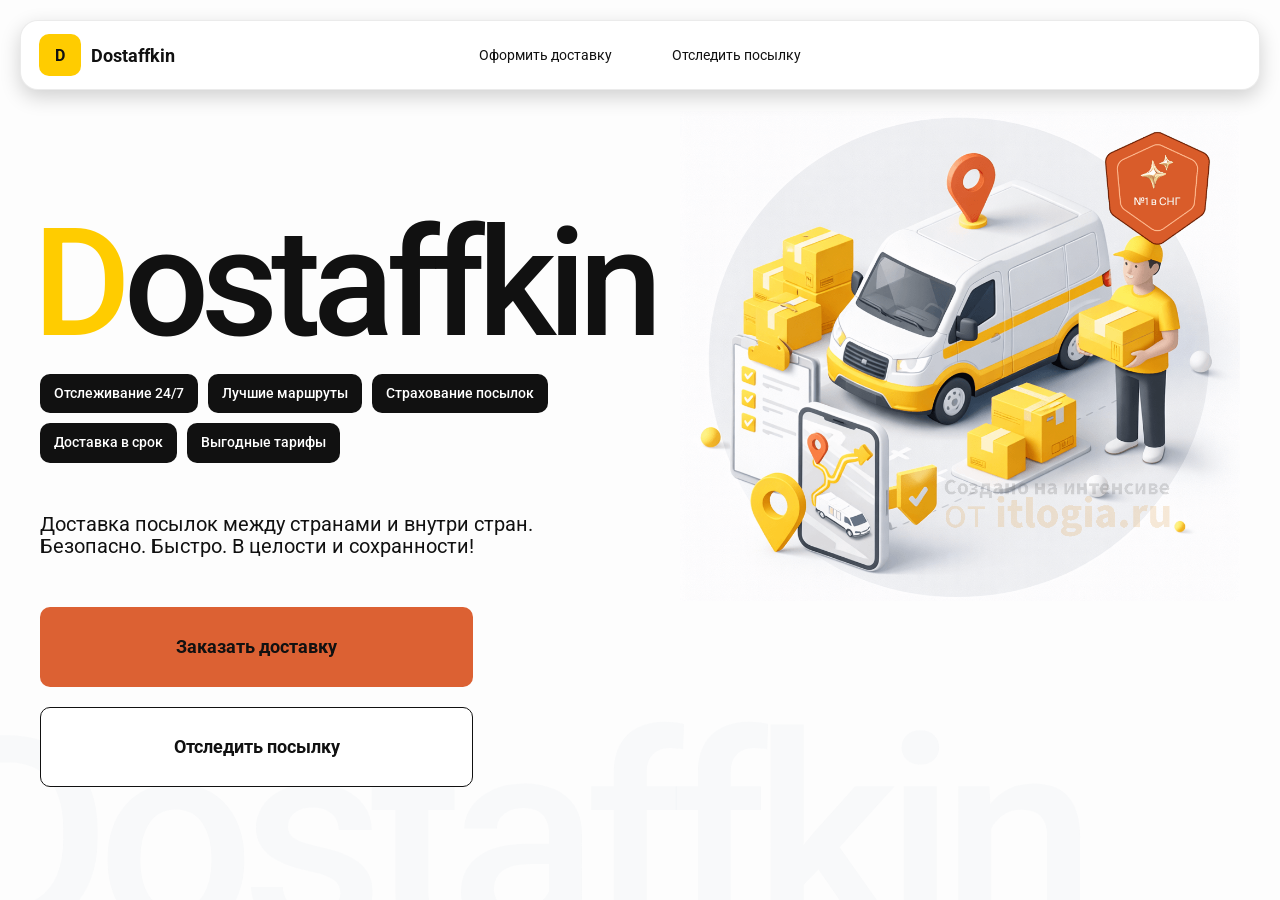
<file: index.html>
<!DOCTYPE html>
<html lang="ru">

<head>
    <meta charset="UTF-8">
    <meta name="viewport" content="width=device-width, initial-scale=1.0">
    <!-- <meta name="viewport" content="width=device-width,initial-scale=1,maximum-scale=1,user-scalable=0"/> -->
    <title>Dostaffkin — Доставка посылок между странами и внутри стран. Безопасно. Быстро. В целости и сохранности!
    </title>

    <!-- Приоритет стилей - базовые до основных, чб не переопределяли-->
    <link href="styles/base.css" rel="stylesheet" />
    <link href="styles/base_adaptive.css" rel="stylesheet" />

    <link href="styles/index.css" rel="stylesheet" />
    <link href="styles/index_adaptive.css" rel="stylesheet" />
</head>

<body>
    <div class="container">
        <header class="header">
            <a class="header-brand" href="#">
                <div class="header-logo">D</div>
                <div class="header-title">Dostaffkin</div>
            </a>
            <nav class="header-menu">
                <a class="header-link" href="./order.html">Оформить <span>доставку</span></a>
                <a class="header-link" href="./track.html">Отследить <span>посылку</span></a>
            </nav>
        </header>

        <!-- main -->
        <main class="main">
            <section class="main-info">
                <div class="main-title">
                    <span>D</span>ostaffkin
                </div>
                <div class="main-features">
                    <div class="main-feature">Отслеживание 24/7</div>
                    <div class="main-feature">Лучшие маршруты</div>
                    <div class="main-feature">Страхование посылок</div>
                    <div class="main-feature">Доставка в срок</div>
                    <div class="main-feature">Выгодные тарифы</div>
                </div>
                <div class="main-description">
                    Доставка посылок между странами и внутри стран.
                    Безопасно. Быстро. В целости и сохранности!
                </div>
                <div class="main-actions">
                    <a class="button" type="button" href="./order.html">Заказать доставку</a>
                    <a class="button button-white" type="button" href="./track.html">Отследить посылку</a>
                </div>
            </section>
            <div class="main-title-ghost">Dostaffkin</div>
            <section class="main-image">
                <img src="images/main-image.png" alt="Main image" />
            </section>
        </main>
    </div>
</body>

</html>
</file>
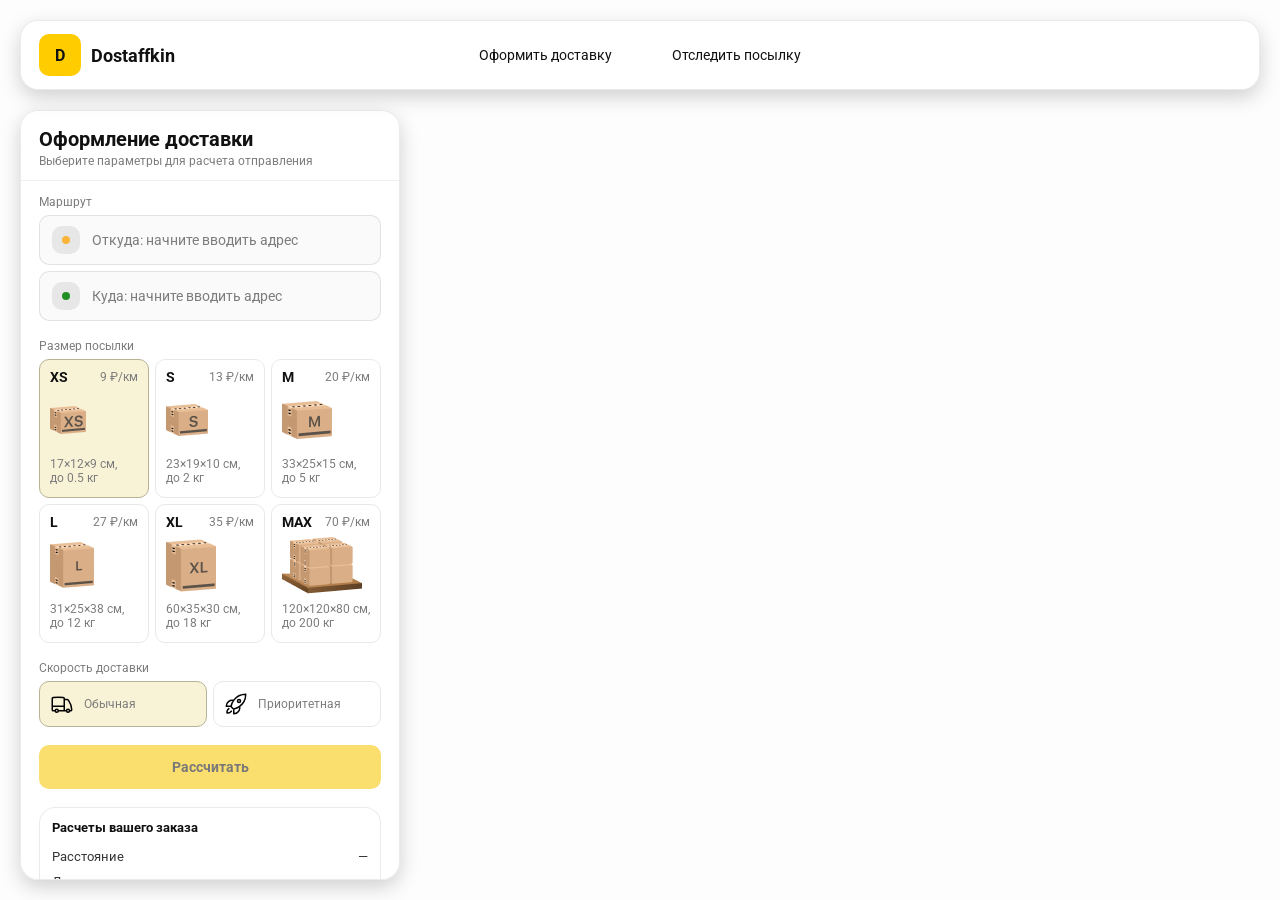
<file: order.html>
<!doctype html>
<html lang="ru">

<head>
    <meta charset="utf-8" />
    <meta name="viewport" content="width=device-width,initial-scale=1,maximum-scale=1,user-scalable=0" />
    <title>Оформление доставки</title>

    <link rel="stylesheet" href="styles/base.css" />
    <link rel="stylesheet" href="styles/base_adaptive.css" />

    <link rel="stylesheet" href="styles/order.css" />
    <link rel="stylesheet" href="styles/order_adaptive.css" />

    <script src="https://api-maps.yandex.ru/2.1/?lang=ru_RU&apikey=f279e71d-2fe4-470f-82f6-52c4082d9654&suggest_apikey=a9a79999-f995-4b83-aef0-5fa0c0ae9ac2" type="text/javascript"></script>
</head>

<body>
    <div id="map"></div>

    <header class="header">
        <a class="header-brand" href="./index.html">
            <div class="header-logo">D</div>
            <div class="header-title">Dostaffkin</div>
        </a>
        <nav class="header-menu">
            <a class="header-link" href="#">Оформить <span>доставку</span></a>
            <a class="header-link" href="./track.html">Отследить <span>посылку</span></a>
        </nav>
    </header>

    <!-- main -->
    <aside class="main" id="sidebar">
        <div class="main-header">
            <div class="main-title">Оформление доставки</div>
            <div class="main-text">Выберите параметры для расчета отправления</div>
        </div>

        <div class="main-content">
            <div class="main-route">
                <div class="main-block-title">Маршрут</div>
                <div class="main-fields">
                    <div class="main-field" id="fromField">
                        <div class="main-pin"></div>
                        <input id="from" placeholder="Откуда: начните вводить адрес" autocomplete="off" />
                        <div class="main-ac" id="fromAc" role="listbox" aria-label="Подсказки адресов"></div>
                    </div>

                    <div class="main-field" id="toField">
                        <div class="main-pin"></div>
                        <input id="to" placeholder="Куда: начните вводить адрес" autocomplete="off" />
                        <div class="main-ac" id="toAc" role="listbox" aria-label="Подсказки адресов"></div>
                    </div>
                </div>

            </div>


            <div class="main-package">
                <div class="main-block-title">Размер посылки</div>

                <div class="main-sizes">
                    <div class="main-size-card is-active" data-value="xs">
                        <div class="main-size-top">
                            <div class="main-size-label">XS</div>
                            <div class="main-size-rate">9 ₽/км</div>
                        </div>
                        <div class="main-size-media">
                            <img src="images/sizes/xs.png" alt="Короб XS" />
                        </div>
                        <div class="main-size-description">17×12×9 см,<br>до 0.5 кг</div>
                    </div>

                    <div class="main-size-card" data-value="s">
                        <div class="main-size-top">
                            <div class="main-size-label">S</div>
                            <div class="main-size-rate">13 ₽/км</div>
                        </div>
                        <div class="main-size-media">
                            <img src="images/sizes/s.png" alt="Короб S" />
                        </div>
                        <div class="main-size-description">23×19×10 см,<br>до 2 кг</div>
                    </div>

                    <div class="main-size-card" data-value="m">
                        <div class="main-size-top">
                            <div class="main-size-label">M</div>
                            <div class="main-size-rate">20 ₽/км</div>
                        </div>
                        <div class="main-size-media">
                            <img src="images/sizes/m.png" alt="Короб M" />
                        </div>
                        <div class="main-size-description">33×25×15 см,<br>до 5 кг</div>
                    </div>

                    <div class="main-size-card" data-value="l">
                        <div class="main-size-top">
                            <div class="main-size-label">L</div>
                            <div class="main-size-rate">27 ₽/км</div>
                        </div>
                        <div class="main-size-media">
                            <img src="images/sizes/l.png" alt="Короб L" />
                        </div>
                        <div class="main-size-description">31×25×38 см,<br>до 12 кг</div>
                    </div>

                    <div class="main-size-card" data-value="xl">
                        <div class="main-size-top">
                            <div class="main-size-label">XL</div>
                            <div class="main-size-rate">35 ₽/км</div>
                        </div>
                        <div class="main-size-media">
                            <img src="images/sizes/xl.png" alt="Короб XL" />
                        </div>
                        <div class="main-size-description">60×35×30 см,<br>до 18 кг</div>
                    </div>

                    <div class="main-size-card" data-value="max">
                        <div class="main-size-top">
                            <div class="main-size-label">MAX</div>
                            <div class="main-size-rate">70 ₽/км</div>
                        </div>
                        <div class="main-size-media main-size-media-palleta">
                            <img src="images/sizes/max.png" alt="Паллета" />
                        </div>
                        <div class="main-size-description">120×120×80 см,<br>до 200 кг</div>
                    </div>
                </div>
            </div>

            <!-- Speed of delivery -->
            <div class="main-speed">
                <div class="main-block-title">Скорость доставки</div>

                <div class="main-speeds">
                    <div class="main-speed-card is-active" data-value="regular">
                        <img class="main-speed-media" src="images/icons/regular.svg" alt="Regular" />
                        <div class="main-speed-description">Обычная</div>
                    </div>
                    <div class="main-speed-card" data-value="fast">
                        <img class="main-speed-media" src="images/icons/fast.svg" alt="Fast" />
                        <div class="main-speed-description">Приоритетная</div>
                    </div>

                </div>
            </div>


            <!-- Button -->
            <div class="main-calculate-block">
                <button id="calc" class="button calculate-button" type="button" disabled>Рассчитать</button>
            </div>

            <!-- Count -->

            <div class="main-result" id="result">
                <div class="main-result-title">Расчеты вашего заказа</div>
                <div class="main-result-lines">
                    <div class="main-result-line"><span>Расстояние</span><span id="distanceValue">—</span></div>
                    <div class="main-result-line"><span>Доставим через</span><span id="durationValue">—</span></div>
                    <div class="main-result-line"><span>Тариф</span><span id="rateValue">—</span></div>
                </div>
                <div class="main-price">
                    <div class="main-price-label">Итого</div>
                    <div class="main-price-value" id="totalValue">—</div>
                </div>
            </div>

            <!-- Form -->
            <div class="main-order-box">
                <div class="main-order-form" id="orderForm">
                    <div class="main-order-title">Оформление доставки</div>
                    <div class="main-block-info-row">
                        <div class="main-block-title">Контакты</div>
                        <div class="order-fields">
                            <div class="main-field">
                                <input id="customerName" placeholder="Ваше имя" autocomplete="off" />
                            </div>
                            <div class="main-field">
                                <input id="customerPhone" placeholder="Ваш телефон" autocomplete="off"
                                    inputmode="tel" />
                            </div>
                        </div>
                    </div>
                    <div class="main-block-info-row extra-info">
                        <div class="main-block-title">Дополнительная информация</div>
                        <div class="main-field textarea">
                            <textarea id="comment" placeholder="Детали доставки и комментарии"></textarea>
                        </div>
                    </div>
                    <button id="submit" class="button main-submit-request" type="button" disabled>Отправить
                        заявку
                    </button>
                </div>

                <div class="main-order-success" id="orderSuccess">
                    <div class="main-success-icon">✓</div>
                    <div class="main-success-title">Заявка отправлена!</div>
                    <div class="main-success-title">Номер отправления – <span id="orderId"></span></div>
                    <div class="main-success-subtitle">Мы скоро свяжемся с вами</div>
                </div>
            </div>
        </div>
    </aside>
    <!-- main -->
<script src="scripts/order.js"> </script>
</body>

</html>
</file>
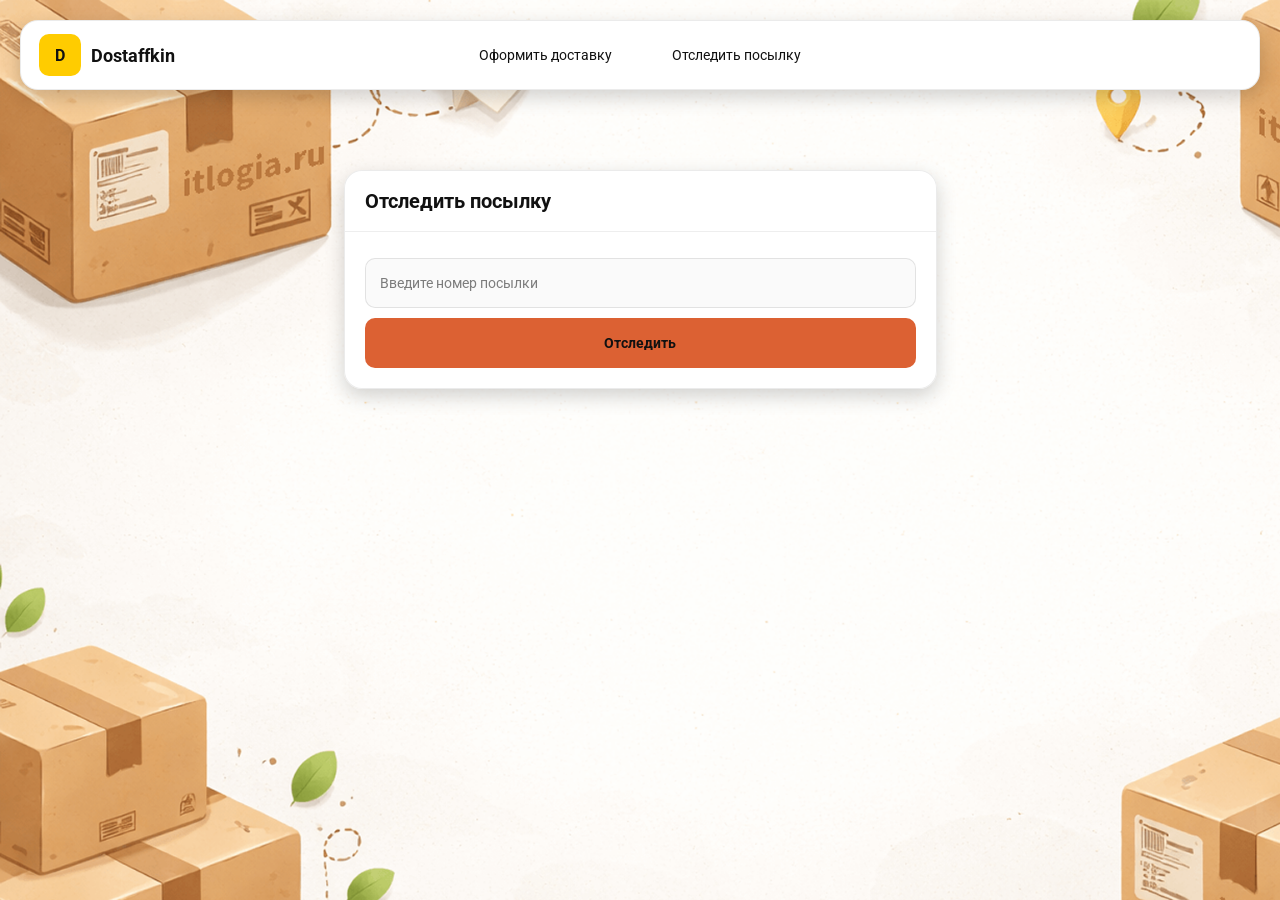
<file: track.html>
<!doctype html>
<html lang="ru">

<head>
    <meta charset="utf-8" />
    <meta name="viewport" content="width=device-width,initial-scale=1,maximum-scale=1,user-scalable=0" />
    <title>Отследить посылку</title>
    <link rel="stylesheet" href="styles/base.css" />
    <link rel="stylesheet" href="styles/base_adaptive.css" />

    <link rel="stylesheet" href="styles/track.css" />
    <link rel="stylesheet" href="styles/track_adaptive.css" />
</head>

<body>
    <div class="container">

        <header class="header">
            <a class="header-brand" href="./index.html">
                <div class="header-logo">D</div>
                <div class="header-title">Dostaffkin</div>
            </a>
            <nav class="header-menu">
                <a class="header-link" href="./order.html">Оформить <span>доставку</span></a>
                <a class="header-link" href="#">Отследить <span>посылку</span></a>
            </nav>
        </header>


        <main class="track-content">
            <section class="track-card track-search">
                <div class="track-title">Отследить посылку</div>
                <div class="track-action">
                    <div class="main-field track-field">
                        <input id="trackNumber" placeholder="Введите номер посылки" autocomplete="off" />
                    </div>
                    <button id="trackButton" class="button track-button" type="button">Отследить</button>
                </div>
            </section>


            <!-- Section dispay:none -->
            <section class="track-card track-result" id="trackResult">
                <div class="track-result-header">
                    <div class="track-id" id="trackIdValue"></div>
                    <div class="track-routes">
                        <div class="track-route">
                            <div class="track-route-pin">
                                <svg xmlns="http://www.w3.org/2000/svg" fill="none" viewBox="0 0 24 24"
                                    stroke-width="1.5" stroke="orange" class="size-6">
                                    <path stroke-linecap="round" stroke-linejoin="round"
                                        d="M15 10.5a3 3 0 1 1-6 0 3 3 0 0 1 6 0Z" />
                                    <path stroke-linecap="round" stroke-linejoin="round"
                                        d="M19.5 10.5c0 7.142-7.5 11.25-7.5 11.25S4.5 17.642 4.5 10.5a7.5 7.5 0 1 1 15 0Z" />
                                </svg>
                            </div>
                            <div class="track-route-address" id="trackFromValue">
                                Откуда: Москва, улица Арбат, 1
                            </div>
                        </div>
                        <div class="track-route track-route-arrow">
                            <svg xmlns="http://www.w3.org/2000/svg" fill="none" viewBox="0 0 24 24" stroke-width="1.5"
                                stroke="currentColor" class="size-6">
                                <path stroke-linecap="round" stroke-linejoin="round"
                                    d="M19.5 13.5 12 21m0 0-7.5-7.5M12 21V3" />
                            </svg>
                        </div>
                        <div class="track-route">
                            <div class="track-route-pin">
                                <svg xmlns="http://www.w3.org/2000/svg" fill="none" viewBox="0 0 24 24"
                                    stroke-width="1.5" stroke="green" class="size-6">
                                    <path stroke-linecap="round" stroke-linejoin="round"
                                        d="M15 10.5a3 3 0 1 1-6 0 3 3 0 0 1 6 0Z" />
                                    <path stroke-linecap="round" stroke-linejoin="round"
                                        d="M19.5 10.5c0 7.142-7.5 11.25-7.5 11.25S4.5 17.642 4.5 10.5a7.5 7.5 0 1 1 15 0Z" />
                                </svg>
                            </div>
                            <div class="track-route-address" id="trackToValue">
                                Куда: Минск, проспект Независимости, 58
                            </div>
                        </div>
                    </div>
                </div>
                <div class="track-info">
                    <div class="track-status-title">Статус данной посылки:</div>
                    <div class="track-status-list" id="trackStatusList">


                        <!-- <div class="track-status created">
                            <img src="images/icons/created.svg" class="track-status-icon" alt="Created">
                            <div class="track-status-text">
                                <div class="track-status-text-state">Создан</div>
                                <div class="track-status-text-date">10.01.2026</div>
                            </div>
                        </div>

                        <div class="track-status in-way">
                            <img src="images/icons/in-way.svg" class="track-status-icon" alt="In way">
                            <div class="track-status-text">
                                <div class="track-status-text-state">В пути: Москва</div>
                                <div class="track-status-text-date">18.01.2026</div>
                            </div>
                        </div>

                        <div class="track-status ready">
                            <img src="images/icons/ready.svg" class="track-status-icon" alt="Ready">
                            <div class="track-status-text">
                                <div class="track-status-text-state">Готов к выдаче</div>
                                <div class="track-status-text-date">25.01.2026</div>
                            </div>
                        </div>

                        <div class="track-status done">
                            <img src="images/icons/done.svg" class="track-status-icon" alt="Done">
                            <div class="track-status-text">
                                <div class="track-status-text-state">Вручен</div>
                                <div class="track-status-text-date">27.01.2026</div>
                            </div>
                        </div> -->

                    </div>
                </div>
            </section>
        </main>
    </div>

   <script src="scripts/track.js"> </script>
</body>

</html>
</file>
<file: styles/base.css>
*,
*::before,
*::after {
    box-sizing: border-box;
}

@font-face {
    font-family: "Roboto";
    src: url("../fonts/Roboto-Regular.ttf");
    font-weight: normal;
}

@font-face {
    font-family: "Roboto";
    src: url("../fonts/Roboto-Bold.ttf");
    font-weight: bold;
}

@font-face {
    font-family: "Roboto";
    src: url("../fonts/Roboto-Medium.ttf");
    font-weight: 500;
}

html,
body {
    margin: 0;
    color: #111111;
    font-family: "Roboto", sans-serif;
}

body {
    background: #FDFDFD;
}

.header {
    display: flex;
    align-items: center;
    height: 70px;

    position: fixed;
    left: 20px;
    right: 20px;
    top: 20px;
    padding: 14px 18px;
    

    border: 1px solid rgba(0, 0, 0, 0.08);
    border-radius: 18px;
    box-shadow: 0 7px 20px 0 #0000002E;
    backdrop-filter: blur(10px);
    background: #ffffff;
    z-index: 6;
}

.header-brand {
    display: flex;
    align-items: center;
    text-decoration: none;
    gap: 10px;
}

.header-logo {
    width: 42px;
    height: 42px;
    border-radius: 10px;
    background: #FFCC00;
    display: grid;
    place-items: center;
    font-weight: bold;
    color: #111;
}

.header-title {
    font-size: 18px;
    font-weight: bold;
    color: #111111;
    text-decoration: none;
}

.header-menu {
    display: flex;
    align-items: center;
    gap: 60px;
    margin: 0;
    position: absolute;
    left: 50%;
    transform: translateX(-50%);
}

.header-link {
    font-size: 14px;
    color: #111111;
    text-decoration: none;
}

.button {
    border: 0;
    outline: none;
    height: 44px;
    border-radius: 10px;
    font-size: 14px;
    font-weight: bold;
    cursor: pointer;
    font-family: inherit;
    transition: transform .08s ease, opacity .12s ease;
    background: #DC6133;
    color: #111111;
    text-align: center;
    text-decoration: none;
}

.button:hover {
    background-color: #E5BC19;
}

.button:disabled {
    cursor: not-allowed;
    background-color: #FADE6E;
    color: #787878;
    transform: none;
}

.button.button-white {
    background: #ffffff;
    border: 1px solid #111111;
}

.button.button-white:hover {
    background: rgb(241 241 241);
}

.main-field {
    display: flex;
    align-items: center;
    margin-top: 6px;
    gap: 10px;
    border: 1px solid #1111111A;
    background: #FAFAFA;
    border-radius: 10px;
    padding: 10px 12px;
    position: relative;
    box-sizing: border-box;
    height: 50px;
}

.main-field.textarea {
    height: auto;
}

.main-pin {
    width: 28px;
    height: 28px;
    border-radius: 10px;
    background: rgba(17, 17, 17, 0.08);
    display: grid;
    place-items: center;
    flex: 0 0 auto;
    position: relative;
}

.main-pin::before {
    content: "";
    width: 8px;
    height: 8px;
    border-radius: 999px;
    background: orange;
    opacity: .75;
    display: block;
}

.main-field:last-child .main-pin::before {
    background: green;
    opacity: .85;
}

input, textarea {
    width: 100%;
    border: 0;
    outline: none;
    background: transparent;
    font-size: 14px;
    color: #111111;
    font-family: inherit;
}

textarea {
    resize: vertical;
    min-height: 72px;
    padding: 2px 0;
}

input::placeholder, textarea::placeholder {
    color: #7C7C7C;
}

.main-field:focus-within {
    border-color: rgba(0, 0, 0, 0.20);
    box-shadow: 0 0 0 4px rgba(255, 204, 0, 0.35);
    background: rgba(255, 255, 255, 0.75);
}
</file>
<file: styles/base_adaptive.css>
@media (max-width: 767px) {
    .header {
        left: 10px;
        right: 10px;
        top: 10px;
    }

    .header-link span {
        display: none;
    }

    .header-menu {
        gap: 20px;
        justify-content: flex-start;
        margin: 0 0 0 30px;
        position: static;
        transform: none;
    }
}

@media (max-width: 420px) {
    .header-title {
        display: none;
    }
}

@media (max-width: 374px) {
    .header-menu {
        gap: 10px;
        margin: 0 0 0 10px;
    }
}
</file>
<file: styles/index.css>
.container {
    min-height: 100vh;
    overflow: hidden;    
}

.main {
    position: relative;
    display: flex;
    padding: 111px 40px 40px;
}

.main-info {
    position: relative;
    max-width: 840px;
    width: 100%;    
}

.main-title {
    position: relative;
    margin-top: 98px;

    font-weight: 500;
    font-size: 200px;
    line-height: 1;
    letter-spacing: -0.05em;
    color: #111111;
    left: -15px;
    
}

.main-title span {
    color: #ffcc00;
}

.main-features {   
    display: flex;
    flex-wrap: wrap;
    gap: 10px;
    margin-top: 15px;
}

.main-feature {    
    color: #ffffff;
    padding: 12px 14px;
    font-weight: 500;
    font-size: 14px;
    line-height: 1.1;

    border-radius: 10px;
    background: #111111;
}

.main-description {
    max-width: 500px;
    margin-top: 50px;
    font-size: 20px;
    line-height: 1.1;
    color: #111111;
}

.main-actions {
    margin-top: 50px;
    display: flex;
    flex-direction: column;
    gap: 20px;
}

.main-actions .button {
    height: 80px;
    width: 433px;
    font-size: 18px;
    font-weight: bold;
    place-items: center;
    display: grid;
}

.main-title-ghost {
    position: absolute;
    z-index: -1;
    left: -70px;
    bottom: -150px;
    font-weight: 500;
    font-size: 278px;
    line-height: 1;
    letter-spacing: -0.05em;
    color: #ECEDF04D;
}

.main-image {
    width: 1024px;
    top: 100px;
    z-index: -2;
}

.main-image img {
    width: 100%;
    max-width: 1024px;
    height: auto;
    display: block;
}
</file>
<file: styles/index_adaptive.css>
@media (max-width: 1760px) {
    .main-title {
        font-size: 150px;
        left: -7px;
    }

    .main-info {
        max-width: 640px;
    }
}

@media (max-width: 1200px) {
    .main-info {
        max-width: 540px;
    }

    .main {
        padding: 111px 20px 20px;
    }

    .main-title {
        font-size: 120px;
        left: -4px;
    }

    .main-title-ghost {
        font-size: 220px;
    }
}

@media (max-width: 1024px) {
    .main-title {
        margin-top: 30px;
    }

    .main {
        flex-direction: column-reverse;
    }

    .main-image {
        max-width: 350px;
        position: absolute;
        left: 370px;
        top: 370px;
    }

    .main-info {
        max-width: 100%;
    }

    .main-actions {
        gap: 10px;
    }

    .main-actions .button {
        height: 50px;
        font-size: 14px;
        width: auto;
        max-width: 300px;
    }

    .main-description {
        max-width: 350px;
    }
}

@media (max-width: 570px) {
    .main-title {
        font-size: 88px;
    }

    .main-description {
        max-width: 100%
    }

    .main-actions {
       width: 100%;
    }

    .main-actions .button {
        width: 100%;
        max-width: 100%
    }

    .main-image {
        max-width: 650px;
        position: absolute;
        left: 170px;
        top: 70px;
        opacity: 0.2;
    }
}

@media (max-width: 400px) {
    .main-title {
        font-size: 70px;
    }
}
</file>
<file: styles/order.css>
#map {
    position: fixed;
    inset: 0;
}

.main {
    border-radius: 18px;
    box-shadow: 0 7px 20px 0 #0000002E;
    backdrop-filter: blur(10px);
    background: rgba(255, 255, 255, 0.96);
    left: 20px;
    border: 1px solid rgba(0, 0, 0, 0.08);
    position: fixed;
    top: 110px;
    bottom: 20px;
    width: 380px;
    display: flex;
    flex-direction: column;
    overflow: hidden;
    z-index: 5;
}

.main-header {
    padding: 18px 18px 12px 18px;
    border-bottom: 1px solid rgba(0, 0, 0, 0.06);
    display: flex;
    flex-direction: column;
}

.main-title {
    font-size: 20px;
    line-height: 100%;
    font-weight: bold;
}

.main-text {
    font-size: 12px;
    margin-top: 5px;
    color: #7C7C7C;
}

.main-content {
    padding: 14px 18px 18px 18px;
    overflow: auto;
    scrollbar-width: none;  
    display: flex;
    flex-direction: column;
    gap: 18px;
    flex: 1;
}

.main-block-title {
    font-size: 12px;
    color: #7C7C7C;
}

.main-route .main-block-title,
.main-package .main-block-title {
    margin-bottom: 6px;
}

.main-sizes {
    display: grid;
    gap: 6px;
    grid-template-columns: repeat(3, 1fr);
}

.main-size-card {
    border: 1px solid #E8E8E7;
    background: #FFFFFF;
    border-radius: 10px;
    padding: 10px;
    cursor: pointer;
    user-select: none;
    transition: transform .08s ease, border-color .12s ease, background .12s ease;
    min-height: 139px;
}

.main-size-card:hover {
    transform: translateY(-1px);
}

.main-size-card.is-active {
    background-color: #F8F2D6;
    border-color: #B7B196;
}

.main-size-top {
    display: flex;
    align-items: center;
    justify-content: space-between;
}

.main-size-label {
    font-weight: bold;
    font-size: 14px;
    color: #111111;
    line-height: 100%;
}

.main-size-rate {
    font-size: 12px;
    color: #7C7C7C;
    line-height: 100%;
}

.main-size-media {
    margin-top: 8px;
    height: 57px;
}

.main-size-description {
    margin-top: 8px;
    font-size: 12px;
    color: #7C7C7C;
    line-height: 1.2;
}

.calculate-button {
    width: 100%;
}

.main-result {
    border: 1px solid rgba(0, 0, 0, 0.08);
    background: rgba(255, 255, 255, 0.75);
    border-radius: 16px;
    padding: 12px;
    line-height: 1.25;
}

.main-result-title {
    font-weight: bold;
    font-size: 13px;
    color: #111111;
    margin-bottom: 13px;
}

.main-result-lines {
    gap: 8px;
    display: flex;
    flex-direction: column;
}

.main-result-line {
    font-size: 13px;
    color: rgba(17, 17, 17, 0.85);
    display: flex;
    justify-content: space-between;
}

.main-price {
    margin-top: 18px;
    padding-top: 10px;
    border-top: 1px dashed rgba(0, 0, 0, 0.12);
    display: flex;
    align-items: baseline;
    justify-content: space-between;
}

.main-price-label {
    font-size: 12px;
    color: rgba(17, 17, 17, 0.55);
}

.main-price-value {
    font-size: 20px;
    font-weight: bold;
    color: #111111;
    letter-spacing: -0.3px;
}

.main-order-box {
    background: #ffffff;
    border: 1px solid #E8E8E7;
    border-radius: 10px;
    padding: 12px;
}

.main-order-title {
    margin-bottom: 8px;
    font-weight: bold;
    font-size: 14px;
    color: #111111;
}

.main-block-info {
    display: flex;
    flex-direction: column;
    gap: 6px;
}

.order-fields {
    display: grid;
    grid-template-columns: 1fr 1fr;
    column-gap: 10px;
    margin-top: 6px;
}

.main-block-info-row.extra-info {
    display: block;
    margin-top: 13px;
}

.main-submit-request {
    width: 100%;
    margin-top: 6px;
}

.main-order-success {
    display: none;
    text-align: center;
    padding: 22px 12px;
    gap: 12px;
}

.main-order-success.is-visible {
    display: flex;
    flex-direction: column;
    align-items: center;
}

.main-success-icon {
    width: 56px;
    height: 56px;
    border-radius: 50%;
    background: #16a34a;
    color: #ffffff;
    display: grid;
    place-items: center;
    font-size: 30px;
}

.main-success-title {
    font-size: 14px;
    font-weight: bold;
    color: #111111;
}

.main-success-subtitle {
    font-size: 12px;
    color: rgba(17, 17, 17, 0.55);
    line-height: 1.3;
}

.main-speed .main-block-title {
    margin-bottom: 6px;
}

.main-speeds {
    display: grid;
    gap: 6px;
    grid-template-columns: repeat(2, 1fr);
}

.main-speed-card {
    border: 1px solid #E8E8E7;
    background: #FFFFFF;
    border-radius: 10px;
    padding: 10px;
    cursor: pointer;
    user-select: none;
    transition: transform .08s ease, border-color .12s ease, background .12s ease;
    display: flex;
    align-items: center;
    gap: 10px;
}

.main-speed-card:hover {
    transform: translateY(-1px);
}

.main-speed-card.is-active {
    background-color: #F8F2D6;
    border-color: #B7B196;
}

.main-speed-description {
    font-size: 12px;
    color: #7C7C7C;
    line-height: 1.2;
}
</file>
<file: styles/order_adaptive.css>
@media (max-width: 767px) {
    .main {
        left: 10px;
        right: 10px;
        top: 50%;
        bottom: 12px;
        width: auto;
        max-width: none;
    }
}

@media (max-width: 420px) {
    .main-sizes {
        grid-template-columns: repeat(2, 1fr);
    }
}
</file>
<file: styles/track.css>
.container {
    background: #F4F4F4 url("../images/track-bg.png");
    background-size: cover;
    min-height: 100vh;   /* страница на экран весь браузера */  
    padding: 170px 0 50px 0;
}

.track-content {
    width: 593px;
    margin: 0 auto;
}

.track-card {
    width: 100%;
    border-radius: 18px;
    box-shadow: 0 7px 20px 0 #0000002E;
    backdrop-filter: blur(10px);
    background: rgba(255, 255, 255, 0.96);
    border: 1px solid rgba(0, 0, 0, 0.08);
}

.track-title {
    font-size: 20px;
    line-height: 100%;
    font-weight: bold;
    border-bottom: 1px solid #EEEEEE;
    padding: 20px;
}

.track-action {
    padding: 20px;
}

.track-button {
    width: 100%;
    height: 50px;
}

.track-field {
    margin-bottom: 10px;
}

.track-result {
    margin-top: 5px;
    display: none;
}

.track-result.is-visible {
    display: block;
}

.track-result-header {
    font-weight: bold;
    font-size: 14px;
    color: #111111;
    padding: 20px;
    border-bottom: 1px solid #EEEEEE;
}

.track-id {
    margin-bottom: 12px;
    font-size: 20px;
}

.track-routes {
    display: flex;
    flex-direction: column;
    gap: 10px;
    font-weight: normal;
}

.track-route {
    display: flex;
    align-items: center;
    gap: 10px;
}

.track-route-pin {
    width: 24px;
    height: 24px;
    flex-shrink: 0;
}

.track-route-arrow {
    padding: 15px 0;
    width: 24px;
    height: 24px;
}

.track-info {
    padding: 20px;
}

.track-status {
    display: flex;
    align-items: center;
    font-size: 12px;
    gap: 10px;
}

.track-status-title {
    font-size: 14px;
    color: #111111;
    margin-bottom: 20px;
}

.track-status-list {
    display: flex;
    flex-direction: column;
    gap: 15px;
}

.track-status-icon {
    width: 40px;
    height: 40px;
    border-radius: 50%;
    background: rgba(17, 17, 17, 0.08);
    display: grid;
    place-items: center;
    flex: 0 0 auto;
}

.track-status.created .track-status-icon {
    background-color: #F1CB00;
}

.track-status.in-way .track-status-icon {
    background-color: #F08A11;
}

.track-status.ready .track-status-icon {
    background-color: #A35D0A;
}

.track-status.done .track-status-icon {
    background-color: #37C93B;
}

.track-status-text {
    display: flex;
    align-items: center;
    justify-content: space-between;
    color: #111111;
    font-size: 12px;
    flex: 1;
}

.track-status-date {
    color: rgba(17, 17, 17, 0.55);
}
</file>
<file: styles/track_adaptive.css>
@media (max-width: 767px) {
    .container {
        padding: 130px 0 50px 0;
    }

    .track-content {
        width: 100%;
        padding-left: 10px;
        padding-right: 10px;
    }

    .track-result-header {
        padding: 20px;
    }
}
</file>
